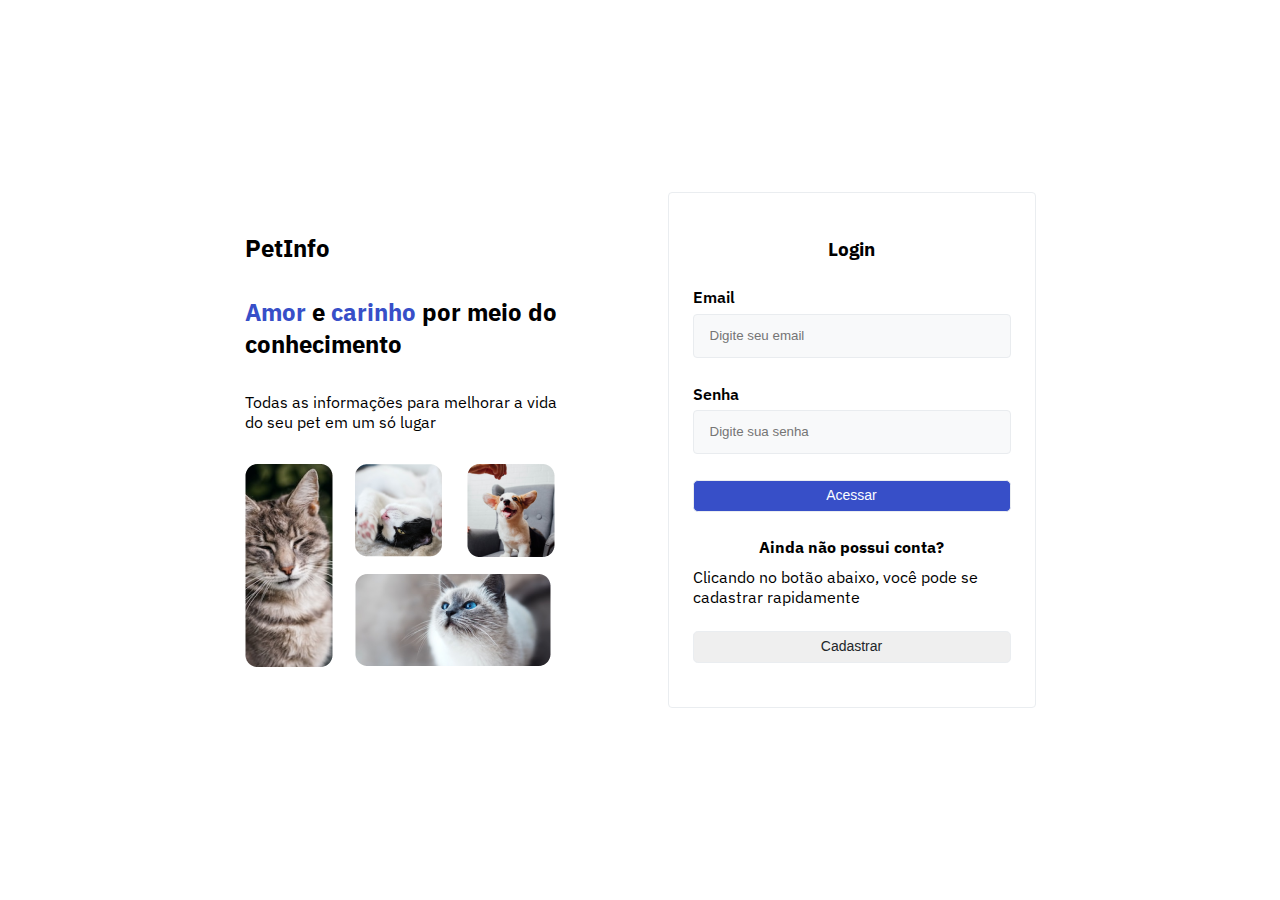
<file: index.html>
<!DOCTYPE html>
<html lang="pt-BR">

<head>
    <meta charset="UTF-8">
    <meta name="viewport" content="width=device-width, initial-scale=1.0">
    <title>PetInfo</title>
    <link rel="icon" href="./src/img/imgIcon.png" type="image/x-icon">

    <!-- css -->
    <link rel="stylesheet" href="./src/styles/reset.css">
    <link rel="stylesheet" href="./src/styles/globalStyles.css">
    <link rel="stylesheet" href="./src/styles/login.css">
    <link rel="stylesheet" href="./src/styles/buttons.css">

    <!-- JAVA SCRIPT -->
    <script type="module" src="./src/scripts/index.js"></script>
</head>

<body>
    <main>
        <div class="slogan">
            <h2>PetInfo</h2>
            <h2> <span style="color: var(--brand100);">Amor</span> e <span
                    style="color: var(--brand100);">carinho</span> por meio do conhecimento</h2>
            <p>Todas as informações para melhorar a vida do seu pet em um só lugar</p>
            <div class="div__imgs">
                <img class="img1" src="./src/img/Rectangle 2.png" alt="cat">
                <img class="img2" src="./src/img/Rectangle 3.png" alt="cat">
                <img class="img3" src="./src/img/Rectangle 5.png" alt="cat">
                <img class="img4" src="./src/img/Rectangle 4.png" alt="cat">
            </div>
        </div>
        <div class="login">
            <form>
                <h3>Login</h3>

                <div class="email divInput">
                    <label for="email">Email</label>
                    <input type="email" class="userEmail" id="email" placeholder="Digite seu email">
                </div>

                <div class="password divInput">
                    <label for="password">Senha</label>
                    <input type="password" class="userPassword" id="password" placeholder="Digite sua senha">
                </div>

                <button class="signIn redirect_blue__button">Acessar</button>

                <div class="newUser">
                    <p><strong>Ainda não possui conta?</strong></p>
                    <p>Clicando no botão abaixo, você pode se cadastrar rapidamente</p>
                </div>
            </form>
            <button class="create redirect__button">Cadastrar</button>
        </div>
    </main>
</body>

</html>
</file>
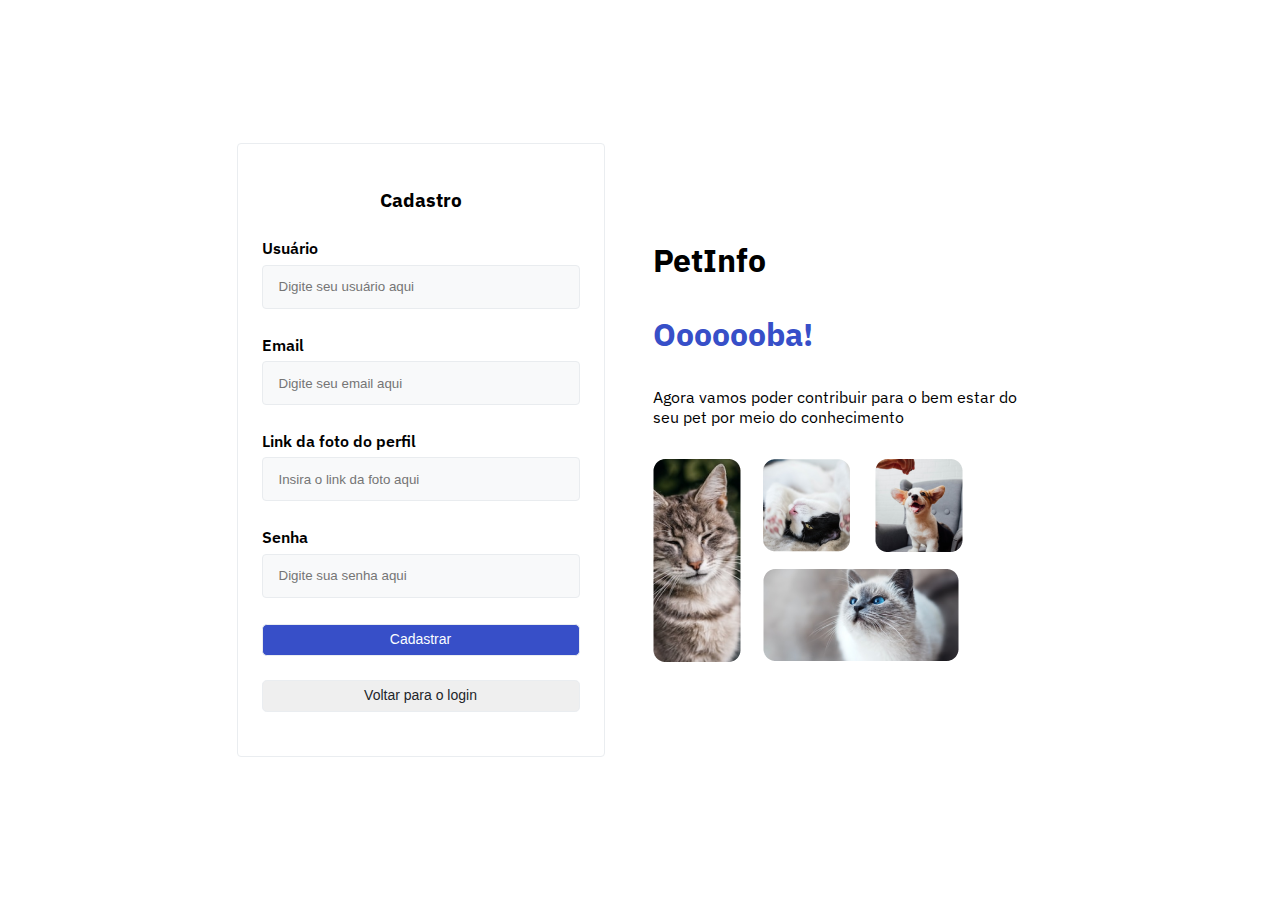
<file: src/pages/register.html>
<!DOCTYPE html>
<html lang="pt-BR">

<head>
    <meta charset="UTF-8">
    <meta name="viewport" content="width=device-width, initial-scale=1.0">
    <title>PetInfo</title>
    <link rel="icon" href="../img/imgIcon.png" type="image/x-icon">

    <!-- css -->
    <!-- <link rel="preconnect" href="https://fonts.googleapis.com">
    <link rel="preconnect" href="https://fonts.gstatic.com" crossorigin>
    <link href="https://fonts.googleapis.com/css2?family=IBM+Plex+Sans&display=swap" rel="stylesheet"> -->
    <link rel="stylesheet" href="../styles/reset.css">
    <link rel="stylesheet" href="../styles/globalStyles.css">
    <link rel="stylesheet" href="../styles/register.css">
    <link rel="stylesheet" href="../styles/buttons.css">

    <!-- JAVA SCRIPT -->
    <script type="module" src="../scripts/register.js"></script>
    <!-- <script type="module" src="../scripts/index.js" defer></script> -->
</head>

<body>
    <main>
        <div class="slogan">
            <h1>PetInfo</h1>
            <h1><span style="color: var(--brand100);">Ooooooba!</span></h1>
            <p>Agora vamos poder contribuir para o bem estar do seu pet por meio do conhecimento</p>
            <div class="div__imgs">
                <img class="img1" src="../img/Rectangle 2.png" alt="cat">
                <img class="img2" src="../img/Rectangle 3.png" alt="cat">
                <img class="img3" src="../img/Rectangle 5.png" alt="cat">
                <img class="img4" src="../img/Rectangle 4.png" alt="cat">
            </div>
        </div>

        <div class="register">
            <form>
                <h3>Cadastro</h3>
                <div class="user divInput">
                    <label for="user">Usuário</label>
                    <input type="text" class="userName" id="user" placeholder="Digite seu usuário aqui" required>
                </div>

                <div class="email divInput">
                    <label for="email">Email</label>
                    <input type="email" class="userEmail" id="email" placeholder="Digite seu email aqui" required>
                </div>

                <div class="photo divInput">
                    <label for="photo">Link da foto do perfil</label>
                    <input type="text" class="userPhoto" id="photo" placeholder="Insira o link da foto aqui">
                </div>

                <div class="password divInput">
                    <label for="password">Senha</label>
                    <input type="password" class="UserPassword" id="password" placeholder="Digite sua senha aqui"
                        required>
                </div>

                <button class="signUp redirect_blue__button">Cadastrar</button>
            </form>
            <button class="returnHome redirect__button">Voltar para o login</button>
        </div>

        <div class="toast hidden">
            <div class="header__toast">
                <img class="toastImg" src="../img/botao-de-verificacao.png" alt="">
                <p class="toastP" style="color: var(--sucess100); font-weight: 600">Sua conta foi criada com sucesso!
                </p>
            </div>
            <p class="toastMsg">Agora você pode acessar os conteúdos utilizando seu usuário e senha na página de login:
                <a style="color: var(--brand100, #364FC7);" href="http://127.0.0.1:5500/">Acessar página de login</a>
            </p>
        </div>
    </main>
</body>

</html>
</file>
<file: src/styles/globalStyles.css>
@import url('https://fonts.googleapis.com/css2?family=IBM+Plex+Sans&display=swap');

:root {
  --brand100: hsl(230, 57%, 50%);
  --brand200: hsl(230, 68%, 54%);
  --gray100: hsl(210, 11%, 15%);
  --gray200: hsl(210, 10%, 23%);
  --gray300: hsl(210, 9%, 31%);
  --gray400: hsl(210, 7%, 56%);
  --gray500: hsl(210, 11%, 71%);
  --gray600: hsl(210, 16%, 93%);
  --gray700: hsl(210, 17%, 95%);
  --gray800: hsl(210, 17%, 98%);
  --gray900: hsl(200, 100%, 99%);
  --alert100: hsl(349, 57%, 50%);
  --alert200: hsl(349, 69%, 55%);
  --sucess100: hsl(162, 88%, 26%);
}


body {
  font-family: 'IBM Plex Sans', sans-serif;
}

dialog {
  border: 0;
  width: 48rem;
  max-height: 80vh;
  border-radius: 1rem;
}

dialog::backdrop {
  background-color: rgba(0, 0, 0, 0.5);
}

input {
  display: flex;
  max-width: 100%;
  height: 40px;
  align-items: center;
  border-radius: 4px;
  border: 1px solid var(--grey-6, #E9ECEF);
  background: var(--grey-8, #F8F9FA);
  padding-left: 1rem;
}

.divInput {
  width: 100%;
  display: flex;
  gap: 0.4rem;
  font-weight: 600;
}

.hidden {
  display: none;
}
</file>
<file: src/styles/login.css>
body {
    display: flex;
    justify-content: center;
    align-items: center;
    height: 100vh;
}

main {
    display: flex;
    gap: 2rem;
}

.slogan {
    width: 391px;
    height: auto;
    border-radius: 12px;
    display: flex;
    justify-content: center;
    flex-direction: column;
    gap: 2rem;
}

.slogan p {
    width: 320px;
}

.div__imgs {
    width: 320px;
    height: 203px;
    display: grid;
    gap: 1rem;
}

.img1 {
    grid-row-start: 1;
    grid-row-end: 3;
}

.img2 {
    grid-column-start: 2;
    grid-column-end: 3;
    width: max-content;
}

.img3 {
    grid-column-start: 3;
    grid-column-end: 4;
}

.img4 {
    grid-column-start: 2;
    grid-column-end: 4;
    grid-row-start: 2;
    grid-row-end: 3;
}

.login {
    display: flex;
    width: 368px;
    padding: 44px 24px;
    flex-direction: column;
    justify-content: center;
    align-items: center;
    border-radius: 4px;
    border: 1px solid var(--gray600);
}

form {
    display: flex;
    width: 100%;
    padding-bottom: 24px;
    flex-direction: column;
    justify-content: center;
    align-items: center;
    gap: 26px;
}

.email,
.password {
    display: flex;
    flex-direction: column;
}

.newUser {
    display: flex;
    flex-direction: column;
    justify-content: center;
    align-items: center;
    gap: 0.7rem;
    line-height: 1.2rem;
}

.alert {
    border: 1px solid var(--alert100);
}
</file>
<file: src/styles/buttons.css>
button {
  border: 0;
  border-radius: 0.3rem;
  padding: 0.6rem;
  cursor: pointer;
  font-weight: 600;
}

.redirect__button {
  border: 1px solid var(--gray600);
  display: flex;
  height: 32px;
  padding: 0px 8px;
  justify-content: center;
  align-items: center;
  width: 100%;
  color: var(--gray100);
  font-size: 14px;
  font-style: normal;
  font-weight: 500;
  line-height: 150%;
}

.redirect__button:hover {
  background-color: var(--gray800);
}

.redirect_blue__button {
  background-color: var(--brand100);
  border: 1px solid var(--gray600);
  display: flex;
  height: 32px;
  padding: 0px 8px;
  justify-content: center;
  align-items: center;
  width: 100%;
  color: var(--gray900);
  font-size: 14px;
  font-style: normal;
  font-weight: 500;
  line-height: 150%;
}

.redirect_blue__button:hover {
  background-color: var(--brand200);
}

.confirm__button {
  background-color: var(--brand100);
  color: var(--gray900);
}

.confirm__button:hover {
  background-color: var(--brand200);
}

.edit__button {
  border-radius: 4px;
  border: 1px solid var(--gray600);
  background-color: inherit;
}

.edit__button:hover {
  background-color: var(--gray800);
}

.delete__button {
  border-radius: 4px;
  border: 1px solid var(--gray700);
  background-color: var(--gray700);
  color: var(--gray400);
}

.delete__button:hover {
  border: 1px solid var(--gray600);
  background: var(--gray600);
  color: var(--gray300);
}

.accessPost {
  max-width: fit-content;
  background-color: transparent;
  padding: 0;
  color: var(--brand100);
}

.accessPost:hover { 
  color: var(--brand200);
  text-decoration: underline;
}

.alert__button {
  background-color: var(--alert100);
  color: var(--gray900);
}

.alert__button:hover {
  background-color: var(--alert200);
}
</file>
<file: src/styles/register.css>
body {
    display: flex;
    justify-content: center;
    align-items: center;
    height: 100vh;
    position: relative;
}

main {
    display: flex;
    gap: 3rem;
    flex-direction: row-reverse;
}

.slogan {
    width: 391px;
    height: auto;
    border-radius: 12px;
    display: flex;
    justify-content: center;
    flex-direction: column;
    gap: 2rem;
}

.div__imgs {
    width: 320px;
    height: 203px;
    display: grid;
    gap: 1rem;
}

.img1 {
    grid-row-start: 1;
    grid-row-end: 3;
}

.img2 {
    grid-column-start: 2;
    grid-column-end: 3;
    width: max-content;
}

.img3 {
    grid-column-start: 3;
    grid-column-end: 4;
}

.img4 {
    grid-column-start: 2;
    grid-column-end: 4;
    grid-row-start: 2;
    grid-row-end: 3;
}

.register {
    display: flex;
    width: 368px;
    padding: 44px 24px;
    flex-direction: column;
    justify-content: center;
    align-items: center;
    border-radius: 4px;
    border: 1px solid var(--gray600);
}

form {
    display: flex;
    width: 100%;
    padding-bottom: 24px;
    flex-direction: column;
    justify-content: center;
    align-items: center;
    gap: 26px;
}


.user,
.email,
.photo,
.password {
    display: flex;
    flex-direction: column;
}

.toast {
    width: 500px;
    height: 125px;
    display: inline-flex;
    padding: 21px 32px;
    flex-direction: column;
    align-items: flex-start;
    gap: 17px;
    border-radius: 4px;
    background-color: var(--gray900);
    box-shadow: 3px 3px 10px 3px rgba(0, 0, 0, 0.20);
    position: fixed;
    right: 50px;
    bottom: 50px;
    
}

.header__toast {
    display: flex;
    align-items: center;
    gap: 0.8rem;

}

.header__toast img {
    width: 25px;
}

.hidden {
    display: none;
}
</file>
